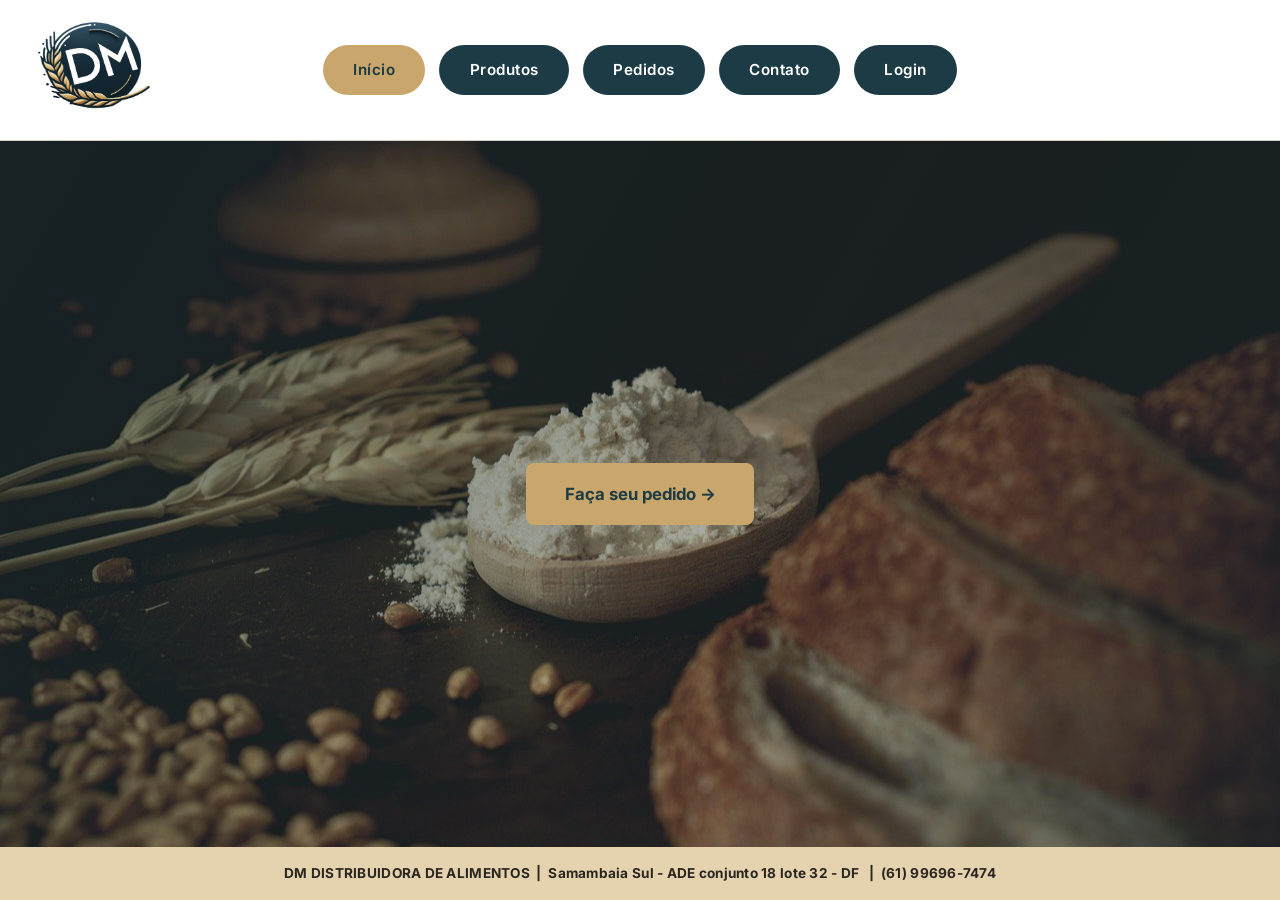
<file: codigo fonte/index.html>
<!doctype html>
<html lang="pt-BR">
<head>
  <meta charset="UTF-8">
  <meta name="viewport" content="width=device-width, initial-scale=1.0">
  <title>DM Distribuidora de Alimentos </title>
  <meta name="description" content="Peça sua farinha de trigo! Escolha a marca, a forma de pagamento e acompanhe sua entrega.">
  <link rel="preconnect" href="https://fonts.googleapis.com">
  <link rel="preconnect" href="https://fonts.gstatic.com" crossorigin>
  <link href="https://fonts.googleapis.com/css2?family=Inter:wght@400;500;600;700&family=Playfair+Display:wght@600;700&display=swap" rel="stylesheet">
  <link rel="stylesheet" href="css/style.css">
</head>
<body>

  <!-- ===================== CABEÇALHO ===================== -->
  <header class="site-header">
    <a href="index.html" class="logo">
      <img src="img/logo-dm.png" alt="Logo da DM Distribuidora de Alimentos">
    </a>
    <nav aria-label="Navegação principal">
      <ul class="nav-list">
        <li><a href="index.html" class="nav-pill ativo">Início</a></li>
        <li><a href="produtos.html" class="nav-pill">Produtos</a></li>
        <li><a href="pedidos.html" class="nav-pill">Pedidos</a></li>
        <li><a href="contato.html" class="nav-pill">Contato</a></li>
        <li><a href="login.html" class="nav-pill">Login</a></li>
      </ul>
    </nav>
    <div class="header-spacer" aria-hidden="true"></div>
  </header>

  <!-- ===================== HERO ===================== -->
  <main>
    <section class="hero" style="background-image: url('img/hero-farinha.jpg');">
      <div class="hero-overlay"></div>
      <div class="hero-conteudo">
        <a href="produtos.html" class="botao botao-primario">Faça seu pedido →</a>
      </div>
    </section>
  </main>

  <!-- ===================== RODAPÉ ===================== -->
  <footer class="site-footer">
    <p>DM DISTRIBUIDORA DE ALIMENTOS&nbsp; | &nbsp;Samambaia Sul - ADE conjunto 18 lote 32 - DF &nbsp; | &nbsp;(61) 99696-7474</p>
  </footer>

</body>
</html>
</file>
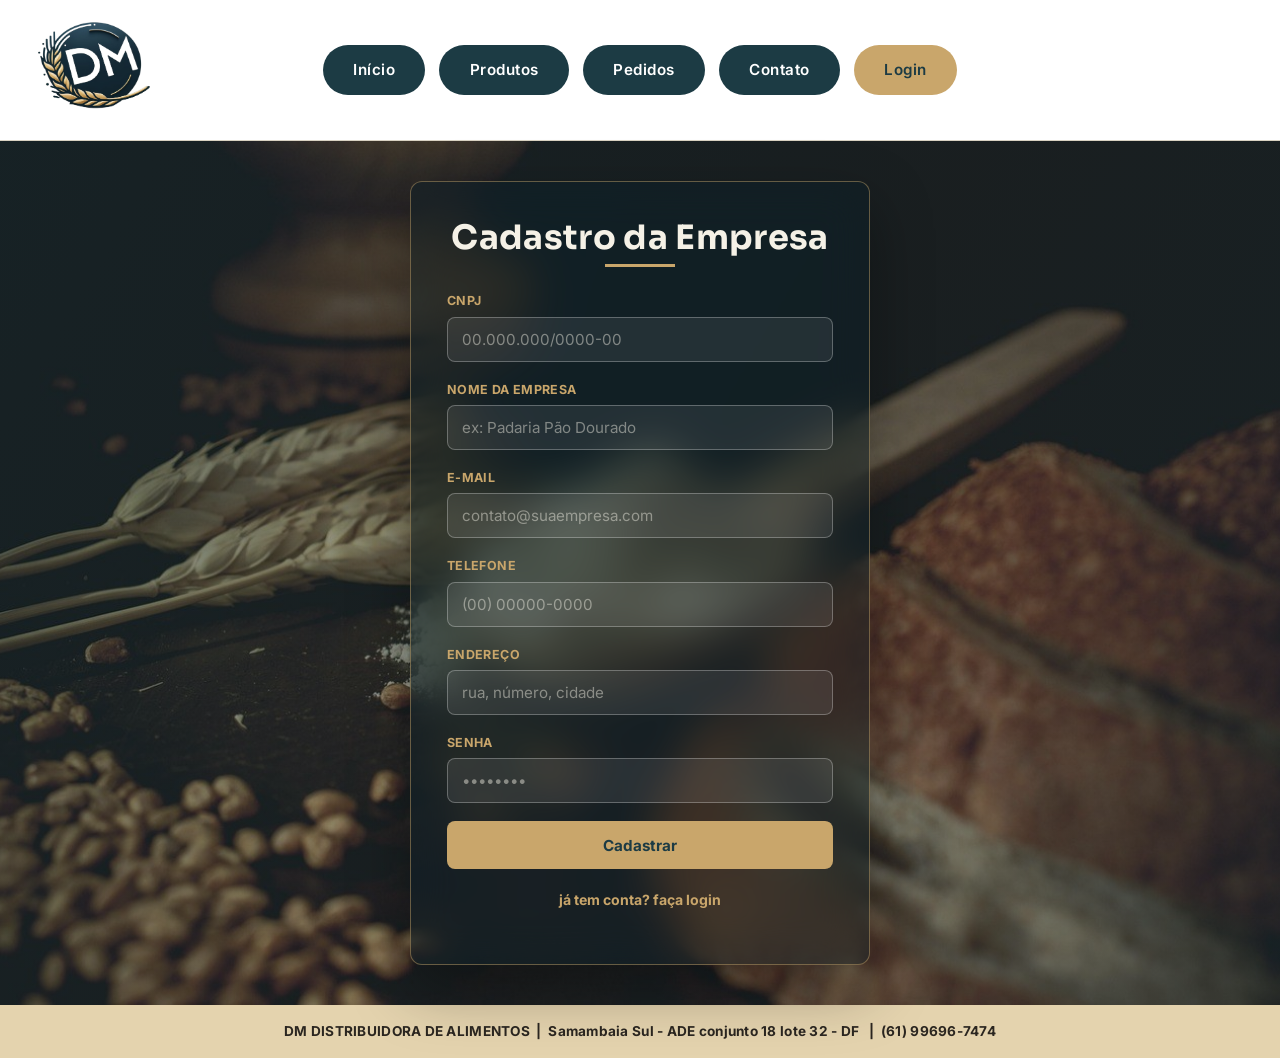
<file: codigo fonte/cadastro.html>
<!doctype html>
<html lang="pt-BR">
<head>
  <meta charset="UTF-8">
  <meta name="viewport" content="width=device-width, initial-scale=1.0">
  <title>Cadastro | DM Distribuidora de Alimentos</title>
  <meta name="description" content="Cadastre sua padaria ou fábrica de pão na DM Distribuidora de Alimentos e comece a fazer pedidos de farinha de trigo.">
  <link rel="preconnect" href="https://fonts.googleapis.com">
  <link rel="preconnect" href="https://fonts.gstatic.com" crossorigin>
  <link href="https://fonts.googleapis.com/css2?family=Inter:wght@400;500;600;700&family=Sora:wght@600;700;800&family=Playfair+Display:wght@600;700&display=swap" rel="stylesheet">
  <link rel="stylesheet" href="css/style.css">
</head>
<body>

  <!-- ===================== CABEÇALHO ===================== -->
  <header class="site-header">
    <a href="index.html" class="logo">
      <img src="img/logo-dm.png" alt="Logo da DM Distribuidora de Alimentos">
    </a>
    <nav aria-label="Navegação principal">
      <ul class="nav-list">
        <li><a href="index.html" class="nav-pill">Início</a></li>
        <li><a href="produtos.html" class="nav-pill">Produtos</a></li>
        <li><a href="pedidos.html" class="nav-pill">Pedidos</a></li>
        <li><a href="contato.html" class="nav-pill">Contato</a></li>
        <li><a href="login.html" class="nav-pill ativo">Login</a></li>
      </ul>
    </nav>
    <div class="header-spacer" aria-hidden="true"></div>
  </header>

  <!-- ===================== CADASTRO ===================== -->
  <main>
    <section class="hero-card-area" style="background-image: url('img/hero-farinha.jpg');">
      <div class="hero-overlay"></div>

      <form class="cartao" style="max-width: 460px; width: 100%;" action="#" method="post">
        <h1 class="cartao-titulo">Cadastro da Empresa</h1>
        <hr class="cartao-linha">

        <div class="campo">
          <label for="cnpj">CNPJ</label>
          <input type="text" id="cnpj" name="cnpj" placeholder="00.000.000/0000-00" required>
        </div>

        <div class="campo">
          <label for="nome-empresa">Nome da empresa</label>
          <input type="text" id="nome-empresa" name="nome-empresa" placeholder="ex: Padaria Pão Dourado" required>
        </div>

        <div class="campo">
          <label for="email">E-mail</label>
          <input type="email" id="email" name="email" placeholder="contato@suaempresa.com" required>
        </div>

        <div class="campo">
          <label for="telefone">Telefone</label>
          <input type="tel" id="telefone" name="telefone" placeholder="(00) 00000-0000" required>
        </div>

        <div class="campo">
          <label for="endereco">Endereço</label>
          <input type="text" id="endereco" name="endereco" placeholder="rua, número, cidade" required>
        </div>

        <div class="campo">
          <label for="senha">Senha</label>
          <input type="password" id="senha" name="senha" placeholder="••••••••" required>
        </div>

        <button type="submit" class="botao botao-primario botao-bloco">Cadastrar</button>

        <p style="text-align:center; margin-top: 18px;">
          <a href="login.html" class="link-discreto">já tem conta? faça login</a>
        </p>
      </form>
    </section>
  </main>

  <!-- ===================== RODAPÉ ===================== -->
  <footer class="site-footer">
    <p>DM DISTRIBUIDORA DE ALIMENTOS&nbsp; | &nbsp;Samambaia Sul - ADE conjunto 18 lote 32 - DF &nbsp; | &nbsp;(61) 99696-7474</p>
  </footer>

</body>
</html>
</file>
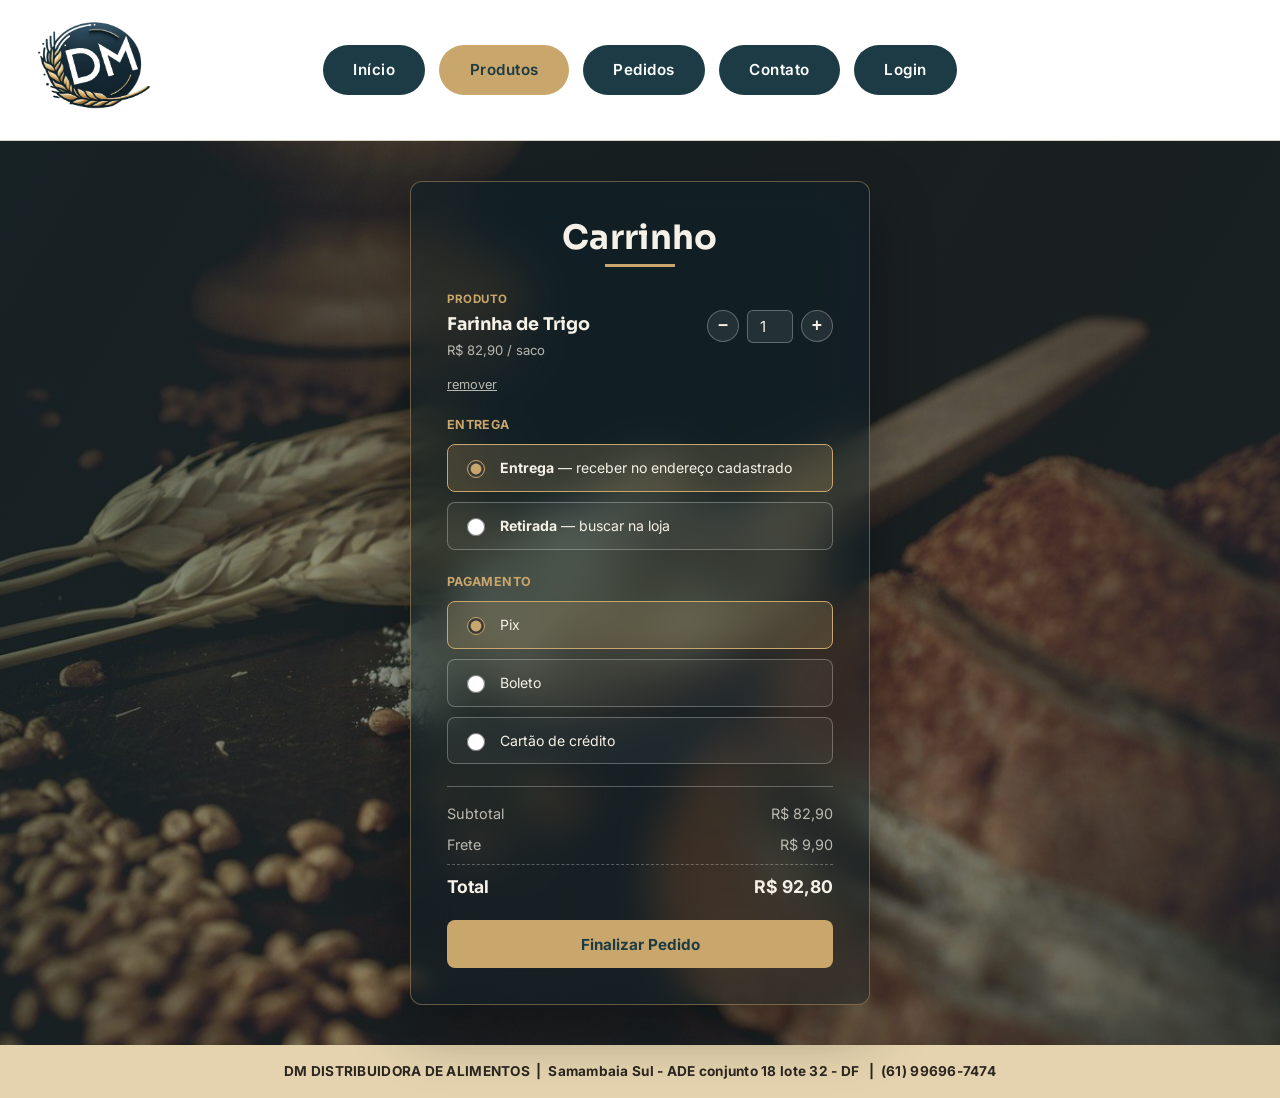
<file: codigo fonte/carrinho.html>
<!doctype html>
<html lang="pt-BR">
<head>
  <meta charset="UTF-8">
  <meta name="viewport" content="width=device-width, initial-scale=1.0">
  <title>Carrinho | DM Distribuidora de Alimentos</title>
  <meta name="description" content="Finalize seu pedido de farinha de trigo na DM Distribuidora de Alimentos.">
  <link rel="preconnect" href="https://fonts.googleapis.com">
  <link rel="preconnect" href="https://fonts.gstatic.com" crossorigin>
  <link href="https://fonts.googleapis.com/css2?family=Inter:wght@400;500;600;700&family=Sora:wght@600;700;800&family=Playfair+Display:wght@600;700&display=swap" rel="stylesheet">
  <link rel="stylesheet" href="css/style.css">
</head>
<body>

  <!-- ===================== CABEÇALHO ===================== -->
  <header class="site-header">
    <a href="index.html" class="logo">
      <img src="img/logo-dm.png" alt="Logo da DM Distribuidora de Alimentos">
    </a>
    <nav aria-label="Navegação principal">
      <ul class="nav-list">
        <li><a href="index.html" class="nav-pill">Início</a></li>
        <li><a href="produtos.html" class="nav-pill ativo">Produtos</a></li>
        <li><a href="pedidos.html" class="nav-pill">Pedidos</a></li>
        <li><a href="contato.html" class="nav-pill">Contato</a></li>
        <li><a href="login.html" class="nav-pill">Login</a></li>
      </ul>
    </nav>
    <div class="header-spacer" aria-hidden="true"></div>
  </header>

  <!-- ===================== CARRINHO ===================== -->
  <main>
    <section class="hero-card-area" style="background-image: url('img/hero-farinha.jpg');">
      <div class="hero-overlay"></div>

      <form class="cartao" style="max-width: 460px; width: 100%;" action="#" method="post">
        <h1 class="cartao-titulo">Carrinho</h1>
        <hr class="cartao-linha">

        <div class="carrinho-item">
          <div>
            <p class="carrinho-item-label">Produto</p>
            <p class="carrinho-item-nome" id="nome-produto">Farinha de Trigo</p>
            <p class="carrinho-item-preco" id="preco-unitario">R$ 82,90 / saco</p>
          </div>
          <div class="quantidade-stepper">
            <button type="button" class="qtd-btn" id="qtd-menos" aria-label="Diminuir quantidade">−</button>
            <input type="number" id="quantidade" name="quantidade" class="qtd-input" value="1" min="1" max="1000" inputmode="numeric" aria-label="Quantidade de sacos (máximo 1000)">
            <button type="button" class="qtd-btn" id="qtd-mais" aria-label="Aumentar quantidade">+</button>
          </div>
        </div>
        <p class="aviso-limite" id="aviso-limite">Máximo de 1000 sacos por pedido.</p>
        <a href="produtos.html" class="link-remover">remover</a>

        <div class="campo-secao">
          <label>Entrega</label>
          <label class="opcao-radio">
            <input type="radio" name="entrega" checked>
            <span><strong>Entrega</strong> — receber no endereço cadastrado</span>
          </label>
          <label class="opcao-radio">
            <input type="radio" name="entrega">
            <span><strong>Retirada</strong> — buscar na loja</span>
          </label>
        </div>

        <div class="campo-secao">
          <label>Pagamento</label>
          <label class="opcao-radio">
            <input type="radio" name="pagamento" checked>
            <span>Pix</span>
          </label>
          <label class="opcao-radio">
            <input type="radio" name="pagamento">
            <span>Boleto</span>
          </label>
          <label class="opcao-radio">
            <input type="radio" name="pagamento">
            <span>Cartão de crédito</span>
          </label>
        </div>

        <div class="resumo-pedido">
          <div class="resumo-linha"><span>Subtotal</span><span id="valor-subtotal">R$ 82,90</span></div>
          <div class="resumo-linha"><span>Frete</span><span id="valor-frete">R$ 9,90</span></div>
          <div class="resumo-linha resumo-total"><span>Total</span><span id="valor-total">R$ 92,80</span></div>
        </div>

        <button type="submit" class="botao botao-primario botao-bloco">Finalizar Pedido</button>
      </form>
    </section>
  </main>

  <!-- ===================== RODAPÉ ===================== -->
  <footer class="site-footer">
    <p>DM DISTRIBUIDORA DE ALIMENTOS&nbsp; | &nbsp;Samambaia Sul - ADE conjunto 18 lote 32 - DF &nbsp; | &nbsp;(61) 99696-7474</p>
  </footer>

  <script>
    (function () {
      const FRETE = 9.90;
      const QTD_MAXIMA = 1000;

      // Lê o produto e o preço vindos da página de Produtos pela URL
      const params = new URLSearchParams(window.location.search);
      const nomeProduto = params.get('produto') || 'Farinha de Trigo';
      const precoUnitario = parseFloat(params.get('preco')) || 82.90;

      const elNome = document.getElementById('nome-produto');
      const elPrecoUnit = document.getElementById('preco-unitario');
      const elQuantidade = document.getElementById('quantidade');
      const elSubtotal = document.getElementById('valor-subtotal');
      const elTotal = document.getElementById('valor-total');
      const elAviso = document.getElementById('aviso-limite');
      const btnMenos = document.getElementById('qtd-menos');
      const btnMais = document.getElementById('qtd-mais');

      function formatarReal(valor) {
        return 'R$ ' + valor.toLocaleString('pt-BR', { minimumFractionDigits: 2, maximumFractionDigits: 2 });
      }

      elNome.textContent = nomeProduto;
      elPrecoUnit.textContent = formatarReal(precoUnitario) + ' / saco';

      function quantidadeAtual() {
        let qtd = parseInt(elQuantidade.value, 10);
        if (isNaN(qtd) || qtd < 1) qtd = 1;
        if (qtd > QTD_MAXIMA) qtd = QTD_MAXIMA;
        return qtd;
      }

      function atualizarResumo() {
        const qtd = quantidadeAtual();
        elQuantidade.value = qtd;
        elAviso.classList.toggle('visivel', qtd >= QTD_MAXIMA);

        const subtotal = precoUnitario * qtd;
        const total = subtotal + FRETE;

        elSubtotal.textContent = formatarReal(subtotal);
        elTotal.textContent = formatarReal(total);
      }

      btnMenos.addEventListener('click', function () {
        elQuantidade.value = quantidadeAtual() - 1;
        atualizarResumo();
      });

      btnMais.addEventListener('click', function () {
        elQuantidade.value = quantidadeAtual() + 1;
        atualizarResumo();
      });

      elQuantidade.addEventListener('input', atualizarResumo);
      elQuantidade.addEventListener('blur', atualizarResumo);

      atualizarResumo();
    })();
  </script>

</body>
</html>
</file>
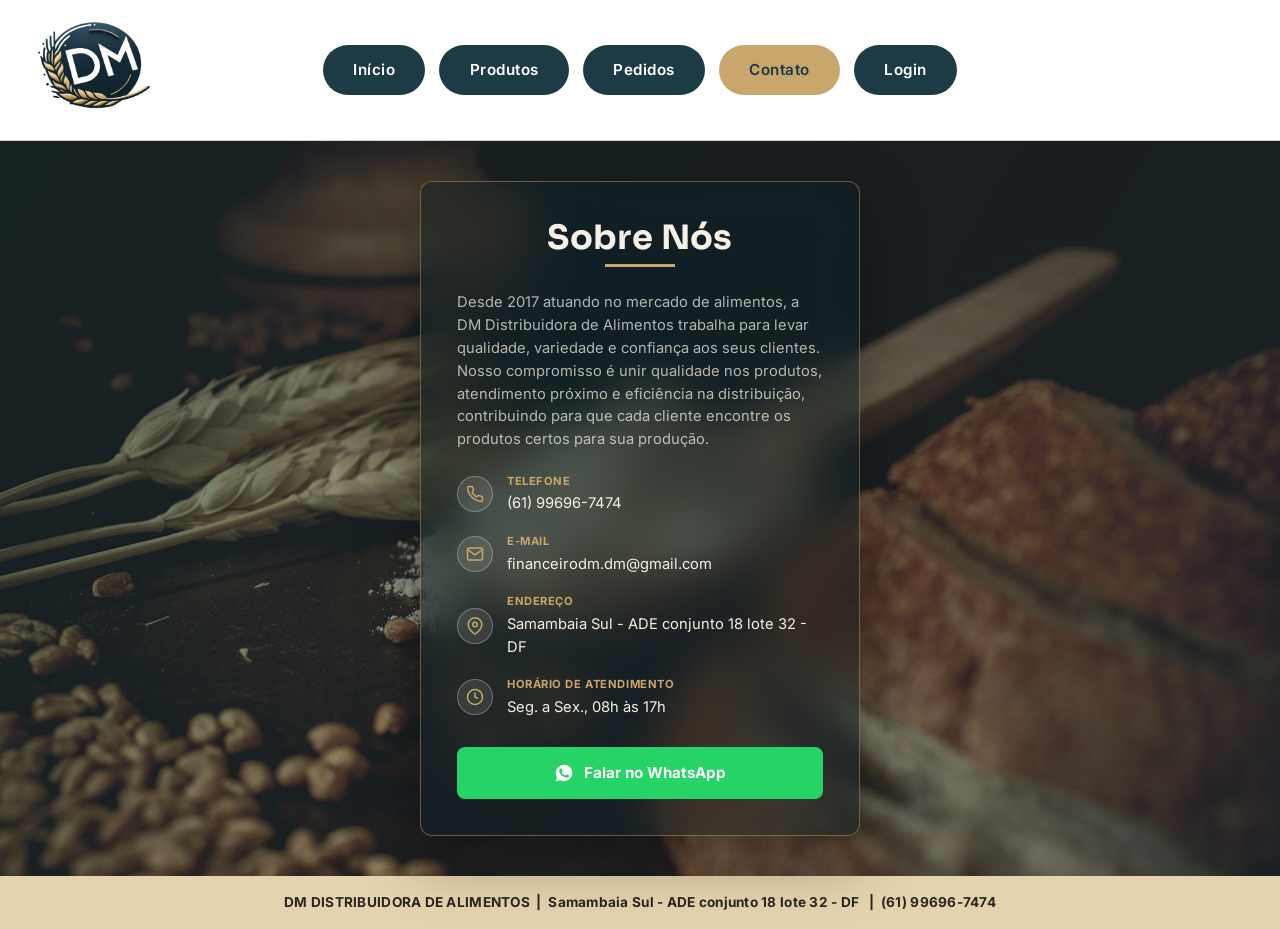
<file: codigo fonte/contato.html>
<!doctype html>
<html lang="pt-BR">
<head>
  <meta charset="UTF-8">
  <meta name="viewport" content="width=device-width, initial-scale=1.0">
  <title>Contato | DM Distribuidora de Alimentos</title>
  <meta name="description" content="Entre em contato com a DM Distribuidora de Alimentos por telefone, e-mail ou WhatsApp.">
  <link rel="preconnect" href="https://fonts.googleapis.com">
  <link rel="preconnect" href="https://fonts.gstatic.com" crossorigin>
  <link href="https://fonts.googleapis.com/css2?family=Inter:wght@400;500;600;700&family=Sora:wght@600;700;800&family=Playfair+Display:wght@600;700&display=swap" rel="stylesheet">
  <link rel="stylesheet" href="css/style.css">
</head>
<body>

  <!-- ===================== CABEÇALHO ===================== -->
  <header class="site-header">
    <a href="index.html" class="logo">
      <img src="img/logo-dm.png" alt="Logo da DM Distribuidora de Alimentos">
    </a>
    <nav aria-label="Navegação principal">
      <ul class="nav-list">
        <li><a href="index.html" class="nav-pill">Início</a></li>
        <li><a href="produtos.html" class="nav-pill">Produtos</a></li>
        <li><a href="pedidos.html" class="nav-pill">Pedidos</a></li>
        <li><a href="contato.html" class="nav-pill ativo">Contato</a></li>
        <li><a href="login.html" class="nav-pill">Login</a></li>
      </ul>
    </nav>
    <div class="header-spacer" aria-hidden="true"></div>
  </header>

  <!-- ===================== CONTATO ===================== -->
  <main>
    <section class="hero-card-area" style="background-image: url('img/hero-farinha.jpg');">
      <div class="hero-overlay"></div>

      <div class="cartao" style="max-width: 440px; width: 100%;">
        <h1 class="cartao-titulo">Sobre Nós</h1>
        <hr class="cartao-linha">

        <p class="contato-sobre-texto">
          Desde 2017 atuando no mercado de alimentos, a DM Distribuidora de Alimentos trabalha para levar qualidade, variedade e confiança aos seus clientes.
Nosso compromisso é unir qualidade nos produtos, atendimento próximo e eficiência na distribuição, contribuindo para que cada cliente encontre os produtos certos para sua produção.
        </p>

        <div class="contato-info">

          <div class="contato-info-item">
            <span class="contato-info-icone" aria-hidden="true">
              <svg viewBox="0 0 24 24"><path d="M22 16.92v3a2 2 0 0 1-2.18 2 19.79 19.79 0 0 1-8.63-3.07 19.5 19.5 0 0 1-6-6 19.79 19.79 0 0 1-3.07-8.67A2 2 0 0 1 4.11 2h3a2 2 0 0 1 2 1.72c.127.96.362 1.903.7 2.81a2 2 0 0 1-.45 2.11L8.09 9.91a16 16 0 0 0 6 6l1.27-1.27a2 2 0 0 1 2.11-.45c.907.338 1.85.573 2.81.7A2 2 0 0 1 22 16.92z"/></svg>
            </span>
            <div>
              <p class="contato-info-label">Telefone</p>
              <p class="contato-info-valor">(61) 99696-7474</p>
            </div>
          </div>

          <div class="contato-info-item">
            <span class="contato-info-icone" aria-hidden="true">
              <svg viewBox="0 0 24 24"><path d="M4 4h16a2 2 0 0 1 2 2v12a2 2 0 0 1-2 2H4a2 2 0 0 1-2-2V6a2 2 0 0 1 2-2z"/><path d="m22 6-10 7L2 6"/></svg>
            </span>
            <div>
              <p class="contato-info-label">E-mail</p>
              <p class="contato-info-valor">financeirodm.dm@gmail.com </p>
            </div>
          </div>

          <div class="contato-info-item">
            <span class="contato-info-icone" aria-hidden="true">
              <svg viewBox="0 0 24 24"><path d="M21 10c0 7-9 13-9 13s-9-6-9-13a9 9 0 0 1 18 0z"/><circle cx="12" cy="10" r="3"/></svg>
            </span>
            <div>
              <p class="contato-info-label">Endereço</p>
              <p class="contato-info-valor">Samambaia Sul - ADE conjunto 18 lote 32 - DF</p>
            </div>
          </div>

          <div class="contato-info-item">
            <span class="contato-info-icone" aria-hidden="true">
              <svg viewBox="0 0 24 24"><circle cx="12" cy="12" r="10"/><path d="M12 6v6l4 2"/></svg>
            </span>
            <div>
              <p class="contato-info-label">Horário de Atendimento</p>
              <p class="contato-info-valor">Seg. a Sex., 08h às 17h</p>
            </div>
          </div>

        </div>

        <a href="https://wa.me/5561996967474" target="_blank" rel="noopener" class="botao-whatsapp">
          <svg viewBox="0 0 24 24"><path d="M12.04 2C6.58 2 2.13 6.45 2.13 11.91c0 1.75.46 3.45 1.32 4.95L2.05 22l5.25-1.38a9.9 9.9 0 0 0 4.74 1.21h.01c5.46 0 9.9-4.45 9.9-9.91 0-2.65-1.03-5.14-2.9-7.01A9.82 9.82 0 0 0 12.05 2zm5.8 14.16c-.24.68-1.4 1.32-1.93 1.4-.5.08-1.12.11-1.8-.11-.42-.13-.96-.3-1.65-.6-2.9-1.25-4.79-4.17-4.94-4.36-.15-.2-1.19-1.58-1.19-3.02 0-1.44.75-2.14 1.02-2.44.27-.29.6-.36.8-.36.2 0 .4.002.58.01.19.008.44-.07.68.53.25.6.85 2.08.92 2.23.07.15.12.32.02.52-.1.2-.15.32-.3.5-.15.17-.31.38-.44.51-.15.15-.3.31-.13.6.17.3.76 1.26 1.63 2.04 1.12 1 2.06 1.31 2.36 1.46.3.15.47.13.65-.08.18-.2.75-.87.95-1.17.2-.3.4-.24.66-.15.27.1 1.72.81 2.01.96.3.15.49.22.56.35.08.13.08.72-.16 1.4z"/></svg>
          Falar no WhatsApp
        </a>
      </div>
    </section>
  </main>

  <!-- ===================== RODAPÉ ===================== -->
  <footer class="site-footer">
    <p>DM DISTRIBUIDORA DE ALIMENTOS&nbsp; | &nbsp;Samambaia Sul - ADE conjunto 18 lote 32 - DF &nbsp; | &nbsp;(61) 99696-7474</p>
  </footer>

</body>
</html>
</file>
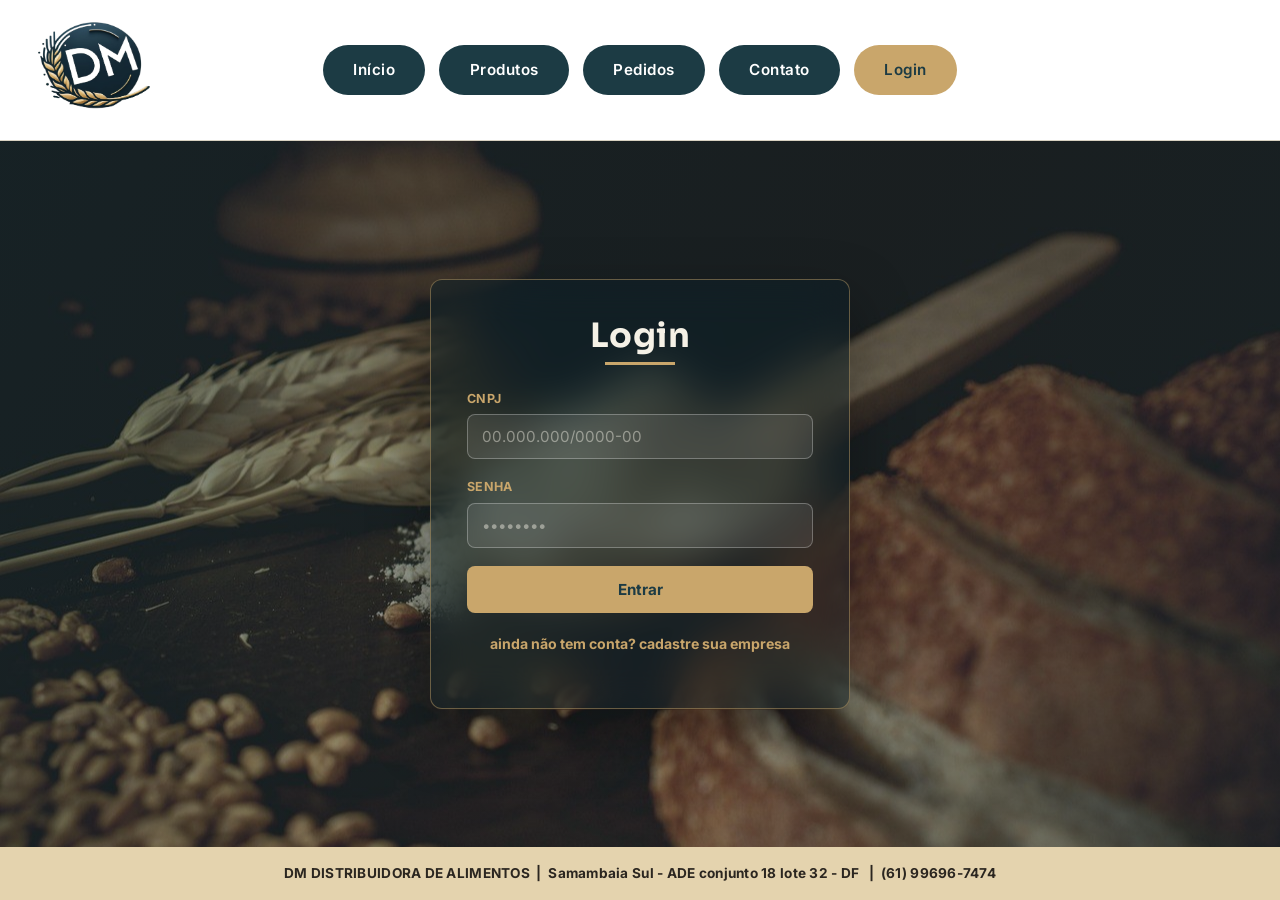
<file: codigo fonte/login.html>
<!doctype html>
<html lang="pt-BR">
<head>
  <meta charset="UTF-8">
  <meta name="viewport" content="width=device-width, initial-scale=1.0">
  <title>Login | DM Distribuidora de Alimentos</title>
  <meta name="description" content="Acesse sua conta na DM Distribuidora de Alimentos para fazer pedidos de farinha de trigo.">
  <link rel="preconnect" href="https://fonts.googleapis.com">
  <link rel="preconnect" href="https://fonts.gstatic.com" crossorigin>
  <link href="https://fonts.googleapis.com/css2?family=Inter:wght@400;500;600;700&family=Sora:wght@600;700;800&family=Playfair+Display:wght@600;700&display=swap" rel="stylesheet">
  <link rel="stylesheet" href="css/style.css">
</head>
<body>

  <!-- ===================== CABEÇALHO ===================== -->
  <header class="site-header">
    <a href="index.html" class="logo">
      <img src="img/logo-dm.png" alt="Logo da DM Distribuidora de Alimentos">
    </a>
    <nav aria-label="Navegação principal">
      <ul class="nav-list">
        <li><a href="index.html" class="nav-pill">Início</a></li>
        <li><a href="produtos.html" class="nav-pill">Produtos</a></li>
        <li><a href="pedidos.html" class="nav-pill">Pedidos</a></li>
        <li><a href="contato.html" class="nav-pill">Contato</a></li>
        <li><a href="login.html" class="nav-pill ativo">Login</a></li>
      </ul>
    </nav>
    <div class="header-spacer" aria-hidden="true"></div>
  </header>

  <!-- ===================== LOGIN ===================== -->
  <main>
    <section class="hero-card-area" style="background-image: url('img/hero-farinha.jpg');">
      <div class="hero-overlay"></div>

      <form class="cartao" style="max-width: 420px; width: 100%;" action="#" method="post">
        <h1 class="cartao-titulo">Login</h1>
        <hr class="cartao-linha">

        <div class="campo">
          <label for="cnpj">CNPJ</label>
          <input type="text" id="cnpj" name="cnpj" placeholder="00.000.000/0000-00" required>
        </div>

        <div class="campo">
          <label for="senha">Senha</label>
          <input type="password" id="senha" name="senha" placeholder="••••••••" required>
        </div>

        <button type="submit" class="botao botao-primario botao-bloco">Entrar</button>

        <p style="text-align:center; margin-top: 18px;">
          <a href="cadastro.html" class="link-discreto">ainda não tem conta? cadastre sua empresa</a>
        </p>
      </form>
    </section>
  </main>

  <!-- ===================== RODAPÉ ===================== -->
  <footer class="site-footer">
    <p>DM DISTRIBUIDORA DE ALIMENTOS&nbsp; | &nbsp;Samambaia Sul - ADE conjunto 18 lote 32 - DF &nbsp; | &nbsp;(61) 99696-7474</p>
  </footer>

</body>
</html>
</file>
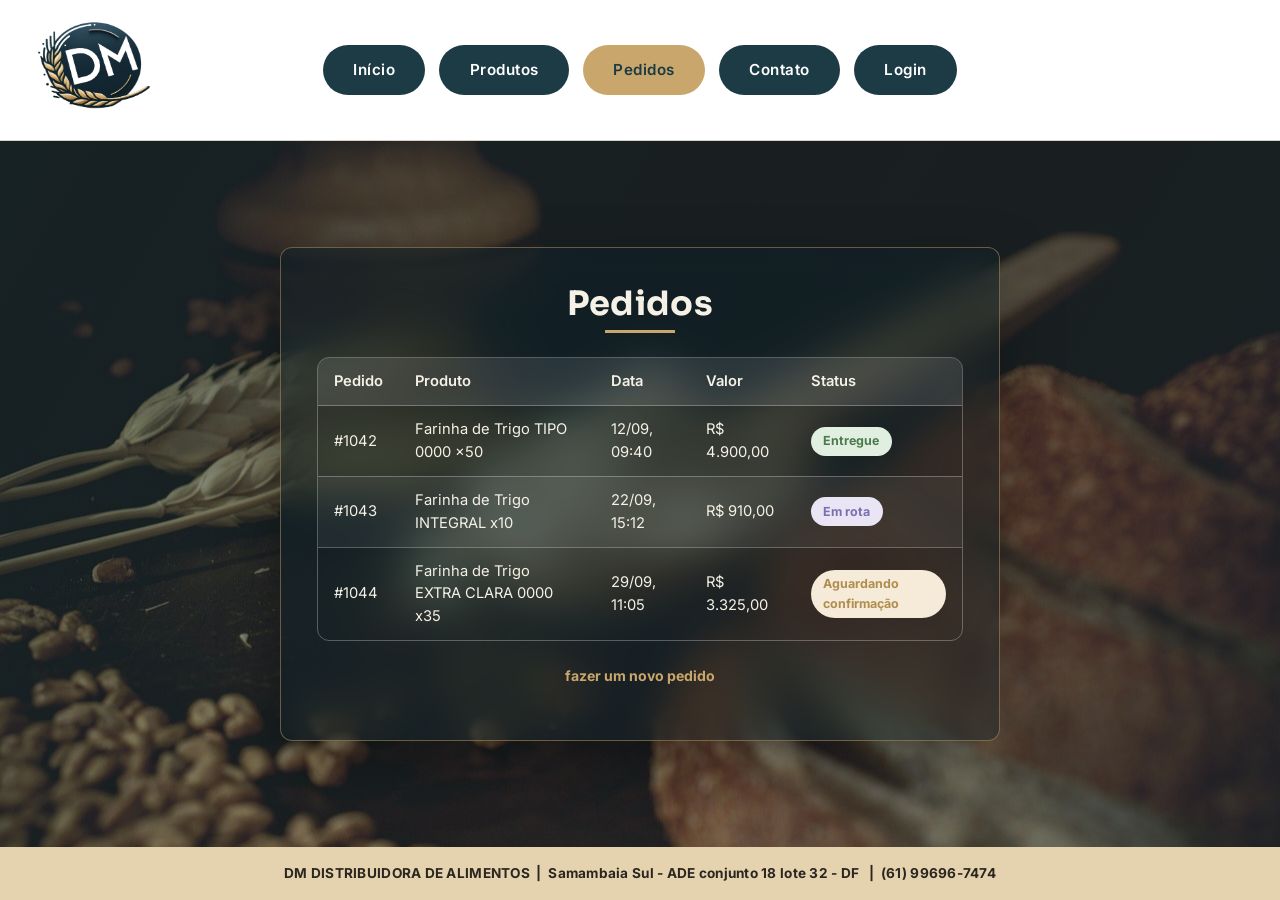
<file: codigo fonte/pedidos.html>
<!doctype html>
<html lang="pt-BR">
<head>
  <meta charset="UTF-8">
  <meta name="viewport" content="width=device-width, initial-scale=1.0">
  <title>Meus Pedidos | DM Distribuidora de Alimentos</title>
  <meta name="description" content="Acompanhe o histórico e o status dos seus pedidos de farinha de trigo na DM Distribuidora de Alimentos.">
  <link rel="preconnect" href="https://fonts.googleapis.com">
  <link rel="preconnect" href="https://fonts.gstatic.com" crossorigin>
  <link href="https://fonts.googleapis.com/css2?family=Inter:wght@400;500;600;700&family=Sora:wght@600;700;800&family=Playfair+Display:wght@600;700&display=swap" rel="stylesheet">
  <link rel="stylesheet" href="css/style.css">
</head>
<body>

  <!-- ===================== CABEÇALHO ===================== -->
  <header class="site-header">
    <a href="index.html" class="logo">
      <img src="img/logo-dm.png" alt="Logo da DM Distribuidora de Alimentos">
    </a>
    <nav aria-label="Navegação principal">
      <ul class="nav-list">
        <li><a href="index.html" class="nav-pill">Início</a></li>
        <li><a href="produtos.html" class="nav-pill">Produtos</a></li>
        <li><a href="pedidos.html" class="nav-pill ativo">Pedidos</a></li>
        <li><a href="contato.html" class="nav-pill">Contato</a></li>
        <li><a href="login.html" class="nav-pill">Login</a></li>
      </ul>
    </nav>
    <div class="header-spacer" aria-hidden="true"></div>
  </header>

  <!-- ===================== PEDIDOS ===================== -->
  <main>
    <section class="hero-card-area" style="background-image: url('img/hero-farinha.jpg');">
      <div class="hero-overlay"></div>

      <div class="cartao" style="max-width: 720px; width: 100%;">
        <h1 class="cartao-titulo">Pedidos</h1>
        <hr class="cartao-linha">

        <div class="tabela-wrapper">
          <table class="tabela-dm">
            <thead>
              <tr>
                <th>Pedido</th>
                <th>Produto</th>
                <th>Data</th>
                <th>Valor</th>
                <th>Status</th>
              </tr>
            </thead>
            <tbody>
              <tr>
                <td>#1042</td>
                <td>Farinha de Trigo TIPO 0000 x50</td>
                <td>12/09, 09:40</td>
                <td>R$ 4.900,00</td>
                <td><span class="chip chip-entregue">Entregue</span></td>
              </tr>
              <tr>
                <td>#1043</td>
                <td>Farinha de Trigo INTEGRAL x10</td>
                <td>22/09, 15:12</td>
                <td>R$ 910,00</td>
                <td><span class="chip chip-rota">Em rota</span></td>
              </tr>
              <tr>
                <td>#1044</td>
                <td>Farinha de Trigo EXTRA CLARA 0000 x35</td>
                <td>29/09, 11:05</td>
                <td>R$ 3.325,00</td>
                <td><span class="chip chip-aguardando">Aguardando confirmação</span></td>
              </tr>
            </tbody>
          </table>
        </div>

        <p style="text-align:center; margin-top: 22px;">
          <a href="produtos.html" class="link-discreto">fazer um novo pedido</a>
        </p>
      </div>
    </section>
  </main>

  <!-- ===================== RODAPÉ ===================== -->
  <footer class="site-footer">
    <p>DM DISTRIBUIDORA DE ALIMENTOS&nbsp; | &nbsp;Samambaia Sul - ADE conjunto 18 lote 32 - DF &nbsp; | &nbsp;(61) 99696-7474</p>
  </footer>

</body>
</html>
</file>
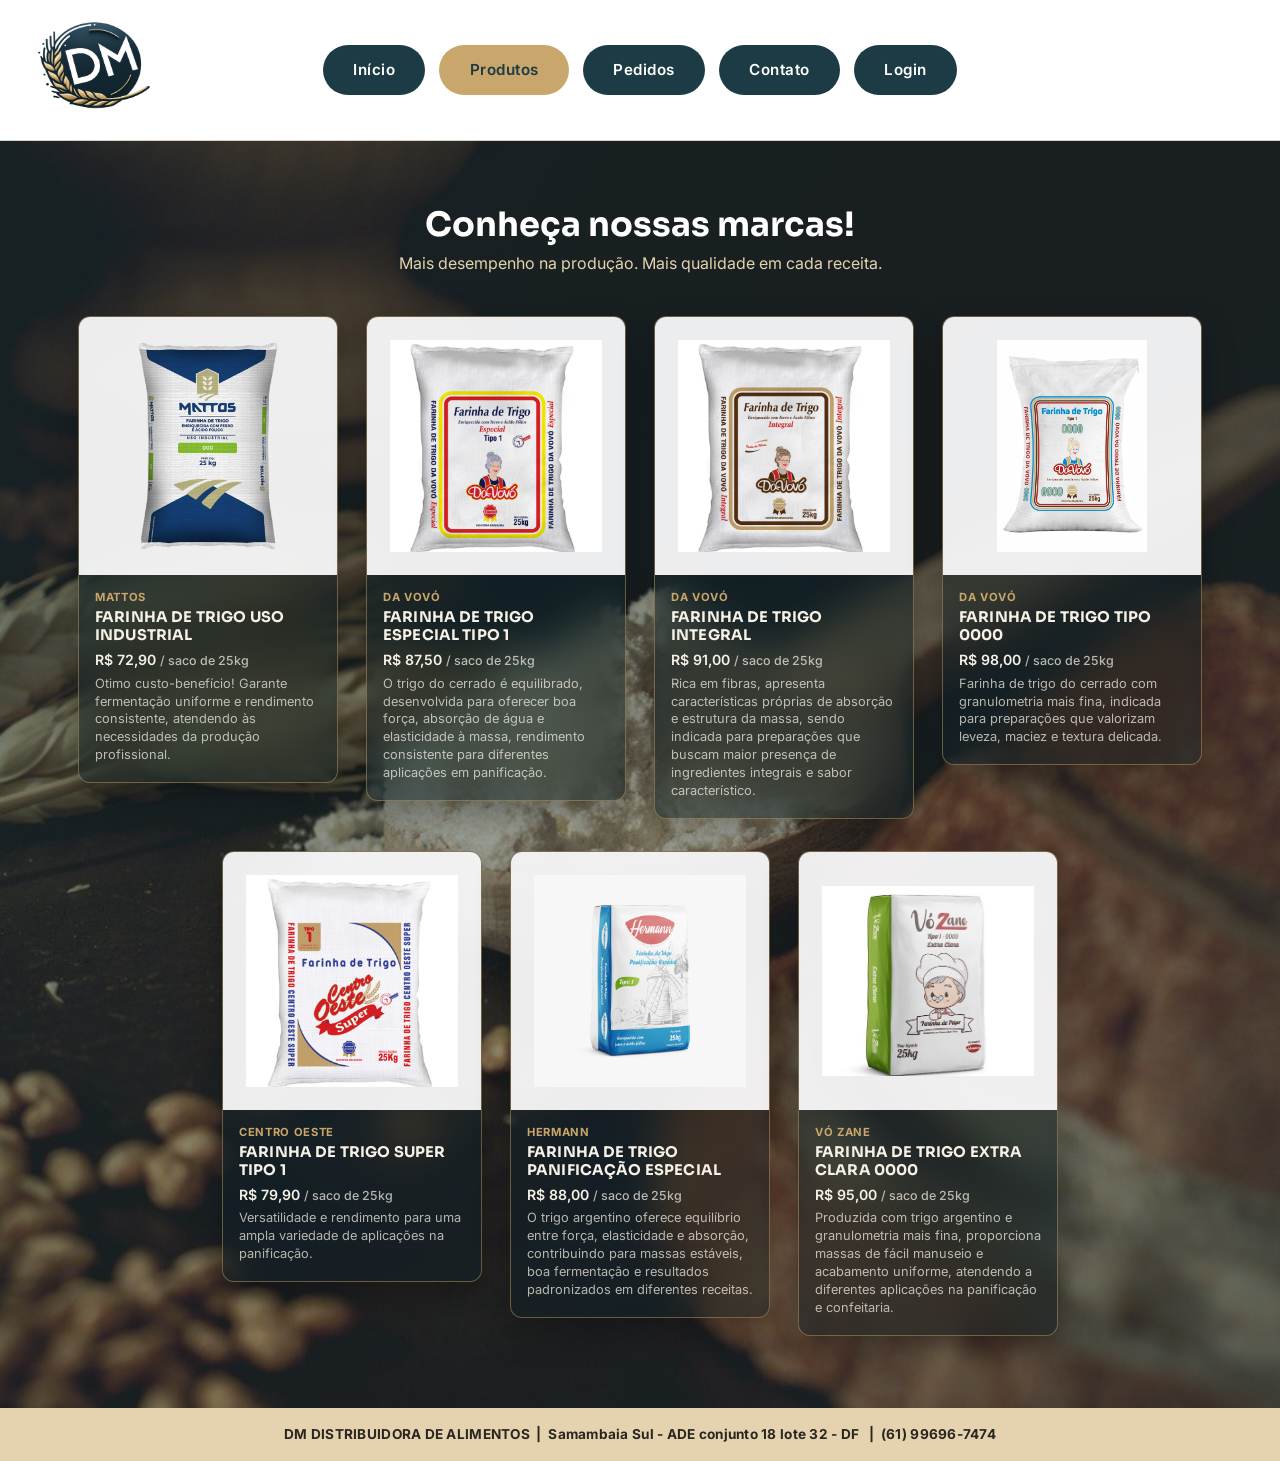
<file: codigo fonte/produtos.html>
<!doctype html>
<html lang="pt-BR">
<head>
  <meta charset="UTF-8">
  <meta name="viewport" content="width=device-width, initial-scale=1.0">
  <title>Produtos | DM Distribuidora de Alimentos</title>
  <meta name="description" content="Conheça as marcas de farinha de trigo em sacos de 25kg disponíveis na DM Distribuidora de Alimentos.">
  <link rel="preconnect" href="https://fonts.googleapis.com">
  <link rel="preconnect" href="https://fonts.gstatic.com" crossorigin>
  <link href="https://fonts.googleapis.com/css2?family=Inter:wght@400;500;600;700&family=Sora:wght@600;700;800&family=Playfair+Display:wght@600;700&display=swap" rel="stylesheet">
  <link rel="stylesheet" href="css/style.css">
</head>
<body>

  <!-- ===================== CABEÇALHO ===================== -->
  <header class="site-header">
    <a href="index.html" class="logo">
      <img src="img/logo-dm.png" alt="Logo da DM Distribuidora de Alimentos">
    </a>
    <nav aria-label="Navegação principal">
      <ul class="nav-list">
        <li><a href="index.html" class="nav-pill">Início</a></li>
        <li><a href="produtos.html" class="nav-pill ativo">Produtos</a></li>
        <li><a href="pedidos.html" class="nav-pill">Pedidos</a></li>
        <li><a href="contato.html" class="nav-pill">Contato</a></li>
        <li><a href="login.html" class="nav-pill">Login</a></li>
      </ul>
    </nav>
    <div class="header-spacer" aria-hidden="true"></div>
  </header>

  <main>
    <!-- ===================== PRODUTOS SOBRE FUNDO ===================== -->
    <section class="produtos-fundo" style="background-image: url('img/hero-farinha.jpg');">
      <div class="hero-overlay"></div>
      <div class="container produtos-conteudo">

        <div class="produtos-titulo">
          <h1>Conheça nossas marcas!</h1>
          <p>Mais desempenho na produção. Mais qualidade em cada receita.</p>
        </div>

        <ul class="produtos-grid">

          <li class="produto-item">
            <a href="carrinho.html?produto=Farinha%20de%20Trigo%20Uso%20Industrial%20%E2%80%94%20Mattos&preco=82.90" class="produto-card">
              <div class="produto-imagem">
                <img src="img/produtos/farinha-mattos.jpg" alt="Farinha de Trigo Mattos">
              </div>
              <div class="produto-info">
                <p class="produto-marca">Mattos</p>
                <h3 class="produto-nome">Farinha de Trigo Uso Industrial</h3>
                <p class="produto-preco">R$ 72,90 <span>/ saco de 25kg</span></p>
                <p class="produto-descricao">Otimo custo-benefício! Garante fermentação uniforme e rendimento consistente, atendendo às necessidades da produção profissional.</p>
              </div>
            </a>
          </li>

          <li class="produto-item">
            <a href="carrinho.html?produto=Farinha%20de%20Trigo%20Especial%20Tipo%201%20%E2%80%94%20Da%20Vov%C3%B3&preco=87.50" class="produto-card">
              <div class="produto-imagem">
                <img src="img/produtos/farinha-davovo-especial.jpg" alt="Farinha de Trigo Da Vovó Especial Tipo 1, saco de 25kg">
              </div>
              <div class="produto-info">
                <p class="produto-marca">Da Vovó</p>
                <h3 class="produto-nome">Farinha de Trigo Especial Tipo 1</h3>
                <p class="produto-preco">R$ 87,50 <span>/ saco de 25kg</span></p>
                <p class="produto-descricao">O trigo do cerrado é equilibrado, desenvolvida para oferecer boa força, absorção de água e elasticidade à massa, rendimento consistente para diferentes aplicações em panificação.</p>
              </div>
            </a>
          </li>

          <li class="produto-item">
            <a href="carrinho.html?produto=Farinha%20de%20Trigo%20Integral%20%E2%80%94%20Da%20Vov%C3%B3&preco=91.00" class="produto-card">
              <div class="produto-imagem">
                <img src="img/produtos/farinha-davovo-integral.jpg" alt="Farinha de Trigo Da Vovó Integral, saco de 25kg">
              </div>
              <div class="produto-info">
                <p class="produto-marca">Da Vovó</p>
                <h3 class="produto-nome">Farinha de Trigo Integral</h3>
                <p class="produto-preco">R$ 91,00 <span>/ saco de 25kg</span></p>
                <p class="produto-descricao">Rica em fibras, apresenta características próprias de absorção e estrutura da massa, sendo indicada para preparações que buscam maior presença de ingredientes integrais e sabor característico.</p>
              </div>
            </a>
          </li>

          <li class="produto-item">
            <a href="carrinho.html?produto=Farinha%20de%20Trigo%20Tipo%200000%20%E2%80%94%20Da%20Vov%C3%B3&preco=95.00" class="produto-card">
              <div class="produto-imagem">
                <img src="img/produtos/farinha-davovo-0000.jpg" alt="Farinha de Trigo Da Vovó Tipo 0000, saco de 25kg">
              </div>
              <div class="produto-info">
                <p class="produto-marca">Da Vovó</p>
                <h3 class="produto-nome">Farinha de Trigo Tipo 0000</h3>
                <p class="produto-preco">R$ 98,00 <span>/ saco de 25kg</span></p>
                <p class="produto-descricao">Farinha de trigo do cerrado com granulometria mais fina, indicada para preparações que valorizam leveza, maciez e textura delicada.</p>
              </div>
            </a>
          </li>

          <li class="produto-item">
            <a href="carrinho.html?produto=Farinha%20de%20Trigo%20Super%20Tipo%201%20%E2%80%94%20Centro%20Oeste&preco=79.90" class="produto-card">
              <div class="produto-imagem">
                <img src="img/produtos/farinha-centro-oeste-super.jpg" alt="Farinha de Trigo Centro Oeste Super, saco de 25kg">
              </div>
              <div class="produto-info">
                <p class="produto-marca">Centro Oeste</p>
                <h3 class="produto-nome">Farinha de Trigo Super Tipo 1</h3>
                <p class="produto-preco">R$ 79,90 <span>/ saco de 25kg</span></p>
                <p class="produto-descricao">Versatilidade e rendimento para uma ampla variedade de aplicações na panificação.</p>
              </div>
            </a>
          </li>

          <li class="produto-item">
            <a href="carrinho.html?produto=Farinha%20de%20Trigo%20Panifica%C3%A7%C3%A3o%20Especial%20%E2%80%94%20Hermann&preco=98.00" class="produto-card">
              <div class="produto-imagem">
                <img src="img/produtos/farinha-hermann.jpg" alt="Farinha de Trigo Hermann Panificação Especial, saco de 25kg">
              </div>
              <div class="produto-info">
                <p class="produto-marca">Hermann</p>
                <h3 class="produto-nome">Farinha de Trigo Panificação Especial</h3>
                <p class="produto-preco">R$ 88,00 <span>/ saco de 25kg</span></p>
                <p class="produto-descricao">O trigo argentino oferece equilíbrio entre força, elasticidade e absorção, contribuindo para massas estáveis, boa fermentação e resultados padronizados em diferentes receitas.</p>
              </div>
            </a>
          </li>

          <li class="produto-item">
            <a href="carrinho.html?produto=Farinha%20de%20Trigo%20Extra%20Clara%200000%20%E2%80%94%20V%C3%B3%20Zane&preco=93.00" class="produto-card">
              <div class="produto-imagem">
                <img src="img/produtos/farinha-vozane-0000.jpg" alt="Farinha de Trigo Vó Zane Extra Clara Tipo 0000, saco de 25kg">
              </div>
              <div class="produto-info">
                <p class="produto-marca">Vó Zane</p>
                <h3 class="produto-nome">Farinha de Trigo Extra Clara 0000</h3>
                <p class="produto-preco">R$ 95,00 <span>/ saco de 25kg</span></p>
                <p class="produto-descricao">Produzida com trigo argentino e granulometria mais fina, proporciona massas de fácil manuseio e acabamento uniforme, atendendo a diferentes aplicações na panificação e confeitaria.</p>
              </div>
            </a>
          </li>

        </ul>

      </div>
    </section>
  </main>

  <!-- ===================== RODAPÉ ===================== -->
  <footer class="site-footer">
    <p>DM DISTRIBUIDORA DE ALIMENTOS&nbsp; | &nbsp;Samambaia Sul - ADE conjunto 18 lote 32 - DF &nbsp; | &nbsp;(61) 99696-7474</p>
  </footer>

</body>
</html>
</file>
<file: codigo fonte/css/style.css>
/* =========================================================
   DM Distribuidora de Alimentos — folha de estilos principal
   Paleta e componentes compartilhados por todas as páginas
   ========================================================= */

:root {
  --azul-escuro: #1C3B44;
  --azul-escuro-ativo: #12262C;
  --dourado: #C9A66B;
  --dourado-escuro: #B08D4F;
  --creme: #E4D3AE;
  --creme-claro: #FAF7F0;
  --branco: #FFFFFF;
  --texto: #2B2620;
  --texto-suave: #6B6357;
  --borda: #D9D2C2;
  --sucesso: #4C7A4C;
  --info: #7A6FB0;
  --alerta: #B08D4F;

  --raio-pill: 999px;
  --raio-card: 12px;
  --raio-campo: 8px;

  --fonte-titulo: "Playfair Display", Georgia, "Times New Roman", serif;
  --fonte-corpo: "Inter", "Segoe UI", Arial, sans-serif;
  --fonte-titulo-moderna: "Sora", "Inter", Arial, sans-serif;

  /* Tema "vidro" (glassmorphism) usado em Login, Cadastro, Carrinho, Pedidos e Contato */
  --vidro-bg: rgba(15, 32, 40, 0.52);
  --vidro-bg-forte: rgba(10, 24, 30, 0.68);
  --vidro-borda: rgba(201, 166, 107, 0.45);
  --vidro-destaque: rgba(201, 166, 107, 0.2);
  --vidro-campo-bg: rgba(255, 255, 255, 0.08);
  --vidro-campo-borda: rgba(255, 255, 255, 0.28);
  --vidro-texto: #F5F1E6;
  --vidro-texto-suave: rgba(245, 241, 230, 0.72);

  --sombra-card: 0 10px 30px rgba(28, 59, 68, 0.12);
}

* {
  box-sizing: border-box;
}

html {
  scroll-behavior: smooth;
}

html, body {
  height: 100%;
}

body {
  margin: 0;
  font-family: var(--fonte-corpo);
  color: var(--texto);
  background: var(--branco);
  line-height: 1.55;
  display: flex;
  flex-direction: column;
  min-height: 100vh;
}

main {
  flex: 1 0 auto;
  display: flex;
  flex-direction: column;
}

h1, h2, h3 {
  font-family: var(--fonte-titulo);
  color: var(--azul-escuro);
  margin: 0 0 .5rem;
  line-height: 1.2;
}

h1 { font-size: 2.1rem; }
h2 { font-size: 1.6rem; }
h3 { font-size: 1.15rem; }

p { margin: 0 0 1rem; }

a { color: inherit; }

img { max-width: 100%; display: block; }

.container {
  max-width: 1180px;
  margin: 0 auto;
  padding: 0 24px;
}

/* =========================================================
   Cabeçalho / navegação
   ========================================================= */

.site-header {
  display: flex;
  align-items: center;
  justify-content: space-between;
  gap: 24px;
  padding: 16px 36px;
  background: var(--branco);
  border-bottom: 1px solid var(--borda);
}

.logo {
  flex: 0 0 auto;
}

.logo img {
  height: 108px;
  width: auto;
}

.header-spacer {
  flex: 0 0 116px;
}

.nav-list {
  list-style: none;
  display: flex;
  justify-content: center;
  gap: 14px;
  margin: 0;
  padding: 0;
  flex: 1 1 auto;
  flex-wrap: wrap;
}

.nav-pill {
  display: inline-block;
  padding: .85rem 1.9rem;
  background: var(--azul-escuro);
  color: var(--branco);
  border-radius: var(--raio-pill);
  text-decoration: none;
  font-weight: 600;
  font-size: .95rem;
  letter-spacing: .03em;
  transition: background .2s ease, transform .15s ease;
}

.nav-pill:hover,
.nav-pill:focus-visible {
  background: var(--dourado-escuro);
  outline: none;
}

.nav-pill.ativo {
  background: var(--dourado);
  color: var(--azul-escuro);
}

/* =========================================================
   Botões
   ========================================================= */

.botao {
  display: inline-block;
  padding: .9rem 1.8rem;
  border-radius: var(--raio-campo);
  font-family: var(--fonte-corpo);
  font-weight: 700;
  font-size: .95rem;
  text-decoration: none;
  border: none;
  cursor: pointer;
  text-align: center;
  transition: background .2s ease, transform .1s ease;
}

.botao:active { transform: translateY(1px); }

.botao-primario {
  background: var(--dourado);
  color: var(--azul-escuro);
}
.botao-primario:hover,
.botao-primario:focus-visible { background: var(--dourado-escuro); }

.botao-secundario {
  background: transparent;
  color: var(--azul-escuro);
  border: 1.5px solid var(--azul-escuro);
}
.botao-secundario:hover,
.botao-secundario:focus-visible { background: var(--azul-escuro); color: var(--branco); }

.botao-bloco { display: block; width: 100%; }

/* =========================================================
   Hero (página inicial / login / cadastro)
   ========================================================= */

.hero {
  position: relative;
  flex: 1 0 auto;
  min-height: 480px;
  background-size: cover;
  background-position: center;
  display: flex;
  align-items: center;
  justify-content: center;
}

.hero-overlay {
  position: absolute;
  inset: 0;
  background: linear-gradient(120deg, rgba(18,38,44,.55) 0%, rgba(18,38,44,.25) 55%, rgba(18,38,44,.5) 100%);
}

.hero-conteudo {
  position: relative;
  z-index: 1;
  text-align: center;
  padding: 20px;
}

.hero-conteudo .botao-primario {
  font-size: 1.05rem;
  padding: 1.1rem 2.4rem;
}

/* Variante usada em login/cadastro: card flutuante sobre o hero */
.hero-card-area {
  position: relative;
  flex: 1 0 auto;
  min-height: 640px;
  background-size: cover;
  background-position: center;
  display: flex;
  align-items: center;
  justify-content: center;
  padding: 40px 20px;
}

/* =========================================================
   Cartão (formulários, listas, produtos)
   ========================================================= */

.cartao {
  position: relative;
  z-index: 1;
  background: var(--vidro-bg);
  backdrop-filter: blur(22px) saturate(160%);
  -webkit-backdrop-filter: blur(22px) saturate(160%);
  border: 1px solid var(--vidro-borda);
  border-radius: var(--raio-card);
  box-shadow: 0 24px 60px rgba(0,0,0,.35);
  padding: 36px;
  color: var(--vidro-texto);
}

.cartao-titulo {
  text-align: center;
  margin-bottom: 6px;
  font-family: var(--fonte-titulo-moderna);
  color: var(--vidro-texto);
  font-weight: 700;
  letter-spacing: .01em;
}

.cartao-linha {
  width: 70px;
  height: 3px;
  background: var(--dourado);
  border: none;
  margin: 0 auto 24px;
}

/* =========================================================
   Formulários
   ========================================================= */

.campo {
  margin-bottom: 18px;
}

.campo label {
  display: block;
  font-size: .78rem;
  font-weight: 700;
  letter-spacing: .03em;
  color: var(--dourado);
  margin-bottom: 6px;
  text-transform: uppercase;
}

.campo input,
.campo select,
.campo textarea {
  width: 100%;
  padding: .75rem .9rem;
  border: 1px solid var(--vidro-campo-borda);
  border-radius: var(--raio-campo);
  font-family: var(--fonte-corpo);
  font-size: .95rem;
  color: var(--vidro-texto);
  background: var(--vidro-campo-bg);
}

.campo input::placeholder,
.campo textarea::placeholder {
  color: rgba(245, 241, 230, 0.45);
}

.campo input:focus,
.campo select:focus,
.campo textarea:focus {
  outline: 2px solid var(--dourado);
  outline-offset: 1px;
  background: rgba(255, 255, 255, 0.14);
}

.campo textarea {
  resize: vertical;
  min-height: 110px;
}

.campo-radios {
  display: flex;
  flex-wrap: wrap;
  gap: 20px;
  margin-top: 4px;
}

.campo-radios label {
  display: flex;
  align-items: center;
  gap: 8px;
  font-size: .92rem;
  font-weight: 500;
  color: var(--texto);
  text-transform: none;
  cursor: pointer;
}

.campo-radios input[type="radio"] {
  width: 18px;
  height: 18px;
  accent-color: var(--dourado-escuro);
}

.link-discreto {
  color: var(--dourado);
  font-weight: 700;
  font-size: .88rem;
  text-decoration: none;
}
.link-discreto:hover { text-decoration: underline; }

/* =========================================================
   Tabelas
   ========================================================= */

.tabela-wrapper {
  overflow-x: auto;
  border-radius: var(--raio-card);
  border: 1px solid var(--vidro-campo-borda);
}

table.tabela-dm {
  width: 100%;
  border-collapse: collapse;
  background: transparent;
  font-size: .92rem;
}

table.tabela-dm thead th {
  background: rgba(255,255,255,.1);
  color: var(--vidro-texto);
  text-align: left;
  padding: 12px 16px;
  font-weight: 600;
}

table.tabela-dm tbody td {
  padding: 12px 16px;
  border-top: 1px solid var(--vidro-campo-borda);
  color: var(--vidro-texto);
}

table.tabela-dm tbody tr:nth-child(even) {
  background: rgba(255,255,255,.05);
}

.chip {
  display: inline-block;
  padding: .3rem .8rem;
  border-radius: var(--raio-pill);
  font-size: .78rem;
  font-weight: 700;
}

.chip-entregue { background: #E1EFE1; color: var(--sucesso); }
.chip-rota { background: #E9E5F5; color: var(--info); }
.chip-aguardando { background: #F5EBD8; color: var(--alerta); }

/* =========================================================
   Contato
   ========================================================= */

.contato-sobre-texto {
  color: var(--vidro-texto-suave);
  font-size: .92rem;
  margin-bottom: 22px;
}

.contato-info {
  display: flex;
  flex-direction: column;
  gap: 18px;
  margin-bottom: 28px;
}

.contato-info-item {
  display: flex;
  align-items: center;
  gap: 14px;
}

.contato-info-icone {
  flex-shrink: 0;
  width: 36px;
  height: 36px;
  border-radius: 50%;
  background: rgba(255,255,255,.1);
  border: 1px solid var(--vidro-campo-borda);
  display: flex;
  align-items: center;
  justify-content: center;
  color: var(--dourado);
}

.contato-info-icone svg {
  width: 18px;
  height: 18px;
  fill: none;
  stroke: currentColor;
  stroke-width: 2;
}

.contato-info-label {
  font-size: .7rem;
  font-weight: 700;
  letter-spacing: .05em;
  text-transform: uppercase;
  color: var(--dourado);
  margin: 0 0 2px;
}

.contato-info-valor {
  font-size: .92rem;
  color: var(--vidro-texto);
  margin: 0;
}

.botao-whatsapp {
  display: flex;
  align-items: center;
  justify-content: center;
  gap: 10px;
  background: #25D366;
  color: var(--branco);
  font-weight: 700;
  font-size: .95rem;
  padding: .9rem 1.5rem;
  border-radius: var(--raio-campo);
  text-decoration: none;
  transition: background .2s ease;
}

.botao-whatsapp:hover { background: #1EBE5A; }

.botao-whatsapp svg {
  width: 20px;
  height: 20px;
  fill: currentColor;
}

/* =========================================================
   Carrinho
   ========================================================= */

.carrinho-item {
  display: flex;
  align-items: center;
  justify-content: space-between;
  margin-bottom: 6px;
}

.carrinho-item-label {
  font-size: .72rem;
  font-weight: 700;
  letter-spacing: .05em;
  text-transform: uppercase;
  color: var(--dourado);
  margin: 0 0 2px;
}

.carrinho-item-nome {
  font-family: var(--fonte-titulo-moderna);
  font-size: 1.1rem;
  font-weight: 700;
  color: var(--vidro-texto);
  margin: 0 0 2px;
}

.carrinho-item-preco {
  font-size: .82rem;
  color: var(--vidro-texto-suave);
  margin: 0;
}

.aviso-limite {
  font-size: .78rem;
  color: var(--dourado);
  margin: 8px 0 0;
  height: 0;
  overflow: hidden;
  opacity: 0;
  transition: opacity .15s ease;
}

.aviso-limite.visivel {
  height: auto;
  opacity: 1;
  margin-bottom: 4px;
}

.quantidade-stepper {
  display: flex;
  align-items: center;
  gap: 8px;
}

.qtd-btn {
  width: 32px;
  height: 32px;
  border-radius: 50%;
  border: 1px solid var(--vidro-campo-borda);
  background: var(--vidro-campo-bg);
  font-size: 1.1rem;
  font-weight: 700;
  color: var(--vidro-texto);
  cursor: pointer;
  line-height: 1;
}

.qtd-btn:hover { background: rgba(255,255,255,.18); }

.qtd-input {
  width: 46px;
  text-align: center;
  border: 1px solid var(--vidro-campo-borda);
  border-radius: 6px;
  padding: 6px 4px;
  font-family: var(--fonte-corpo);
  font-size: .95rem;
  background: var(--vidro-campo-bg);
  color: var(--vidro-texto);
}

.link-remover {
  display: inline-block;
  margin: 6px 0 20px;
  font-size: .8rem;
  color: var(--vidro-texto-suave);
  text-decoration: underline;
}

.campo-secao {
  margin-bottom: 22px;
}

.campo-secao > label:not(.opcao-radio) {
  display: block;
  font-size: .78rem;
  font-weight: 700;
  letter-spacing: .03em;
  color: var(--dourado);
  margin-bottom: 10px;
  text-transform: uppercase;
}

.opcao-radio {
  display: flex;
  align-items: center;
  gap: 12px;
  border: 1px solid var(--vidro-campo-borda);
  border-radius: var(--raio-campo);
  padding: 12px 14px;
  margin-bottom: 10px;
  cursor: pointer;
  font-size: .88rem;
  color: var(--vidro-texto);
  background: rgba(255,255,255,.04);
  transition: border-color .15s ease, background .15s ease;
}

.opcao-radio:last-child { margin-bottom: 0; }

.opcao-radio input[type="radio"] {
  width: 18px;
  height: 18px;
  flex-shrink: 0;
  accent-color: var(--dourado);
}

.opcao-radio:has(input:checked) {
  border-color: var(--dourado);
  background: var(--vidro-destaque);
}

.resumo-pedido {
  margin: 22px 0 20px;
  padding-top: 16px;
  border-top: 1px solid var(--vidro-campo-borda);
}

.resumo-linha {
  display: flex;
  justify-content: space-between;
  font-size: .9rem;
  color: var(--vidro-texto-suave);
  margin-bottom: 8px;
}

.resumo-total {
  font-weight: 700;
  font-size: 1.1rem;
  color: var(--vidro-texto);
  padding-top: 8px;
  border-top: 1px dashed var(--vidro-campo-borda);
  margin-top: 4px;
}

/* =========================================================
   Cabeçalho de página interna (Produtos, Pedidos)
   ========================================================= */

.produtos-fundo {
  position: relative;
  flex: 1 0 auto;
  background-size: cover;
  background-position: center;
  padding: 64px 0 72px;
}

.produtos-conteudo {
  position: relative;
  z-index: 1;
}

.produtos-titulo {
  text-align: center;
  margin-bottom: 40px;
}

.produtos-titulo h1 { font-family: var(--fonte-titulo-moderna); color: var(--branco); margin-bottom: 6px; }
.produtos-titulo p { color: var(--creme); margin: 0; }

/* =========================================================
   Grade de produtos
   ========================================================= */

.produtos-grid {
  list-style: none;
  margin: 0;
  padding: 0;
  display: flex;
  flex-wrap: wrap;
  justify-content: center;
  gap: 32px 28px;
}

.produto-item {
  flex: 1 1 220px;
  max-width: 260px;
}

.produto-card {
  display: block;
  text-decoration: none;
  color: inherit;
  background: var(--vidro-bg);
  backdrop-filter: blur(20px) saturate(160%);
  -webkit-backdrop-filter: blur(20px) saturate(160%);
  border: 1px solid var(--vidro-borda);
  border-radius: var(--raio-card);
  overflow: hidden;
  box-shadow: 0 14px 34px rgba(0,0,0,.3);
  transition: transform .18s ease, box-shadow .18s ease;
}

.produto-card:hover {
  transform: translateY(-4px);
  box-shadow: 0 18px 40px rgba(0,0,0,.38);
}

.produto-imagem {
  background: rgba(255, 255, 255, 0.92);
  aspect-ratio: 1 / 1;
  display: flex;
  align-items: center;
  justify-content: center;
  overflow: hidden;
  transition: opacity .18s ease;
}

.produto-card:hover .produto-imagem {
  opacity: .94;
}

.produto-imagem img {
  max-width: 82%;
  max-height: 82%;
  object-fit: contain;
}

.produto-info {
  padding: 14px 16px 18px;
}

.produto-marca {
  font-size: .7rem;
  font-weight: 700;
  letter-spacing: .06em;
  text-transform: uppercase;
  color: var(--dourado);
  margin-bottom: 3px;
}

.produto-nome {
  font-family: var(--fonte-titulo-moderna);
  font-size: .92rem;
  font-weight: 700;
  letter-spacing: .01em;
  text-transform: uppercase;
  color: var(--vidro-texto);
  margin: 0 0 4px;
}

.produto-preco {
  font-size: .88rem;
  font-weight: 600;
  color: var(--vidro-texto);
  margin: 0 0 4px;
}

.produto-preco span {
  font-size: .78rem;
  font-weight: 500;
  color: var(--vidro-texto-suave);
}

.produto-descricao {
  font-size: .8rem;
  color: var(--vidro-texto-suave);
  margin: 0;
  line-height: 1.4;
}

/* =========================================================
   Rodapé
   ========================================================= */

.site-footer {
  background: var(--creme);
  text-align: center;
  padding: 16px 20px;
}

.site-footer p {
  margin: 0;
  font-weight: 700;
  font-size: .85rem;
  letter-spacing: .02em;
  color: var(--texto);
}

/* =========================================================
   Utilidades de seção
   ========================================================= */

.secao {
  padding: 56px 0;
}

.secao-titulo {
  text-align: center;
  max-width: 640px;
  margin: 0 auto 40px;
}

/* =========================================================
   Responsivo
   ========================================================= */

@media (max-width: 720px) {
  .site-header {
    flex-direction: column;
  }
  .header-spacer { display: none; }
  .nav-list { justify-content: center; gap: 8px; }
  .logo img { height: 72px; }
  .nav-pill { padding: .5rem 1rem; font-size: .76rem; }
  .cartao { padding: 24px; }
  h1 { font-size: 1.6rem; }
  .campo-radios { flex-direction: column; gap: 10px; }
}
</file>
